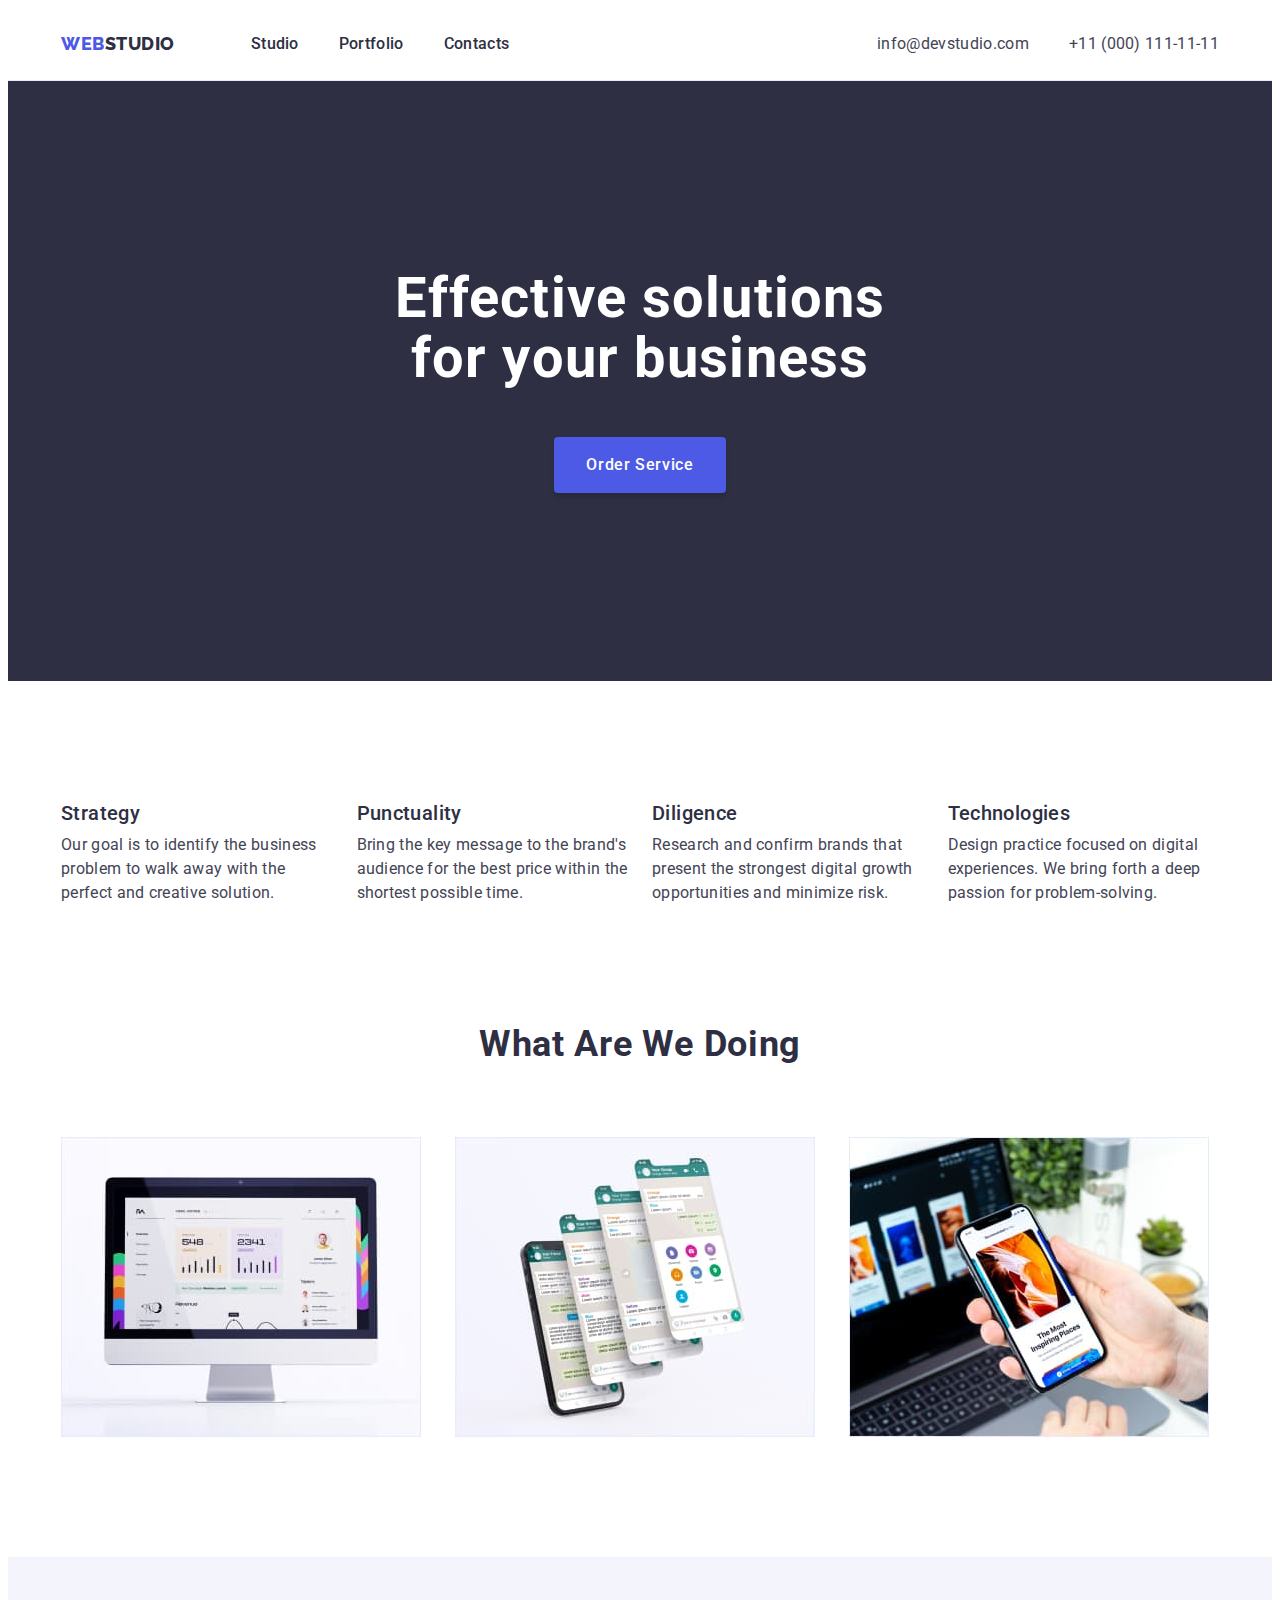
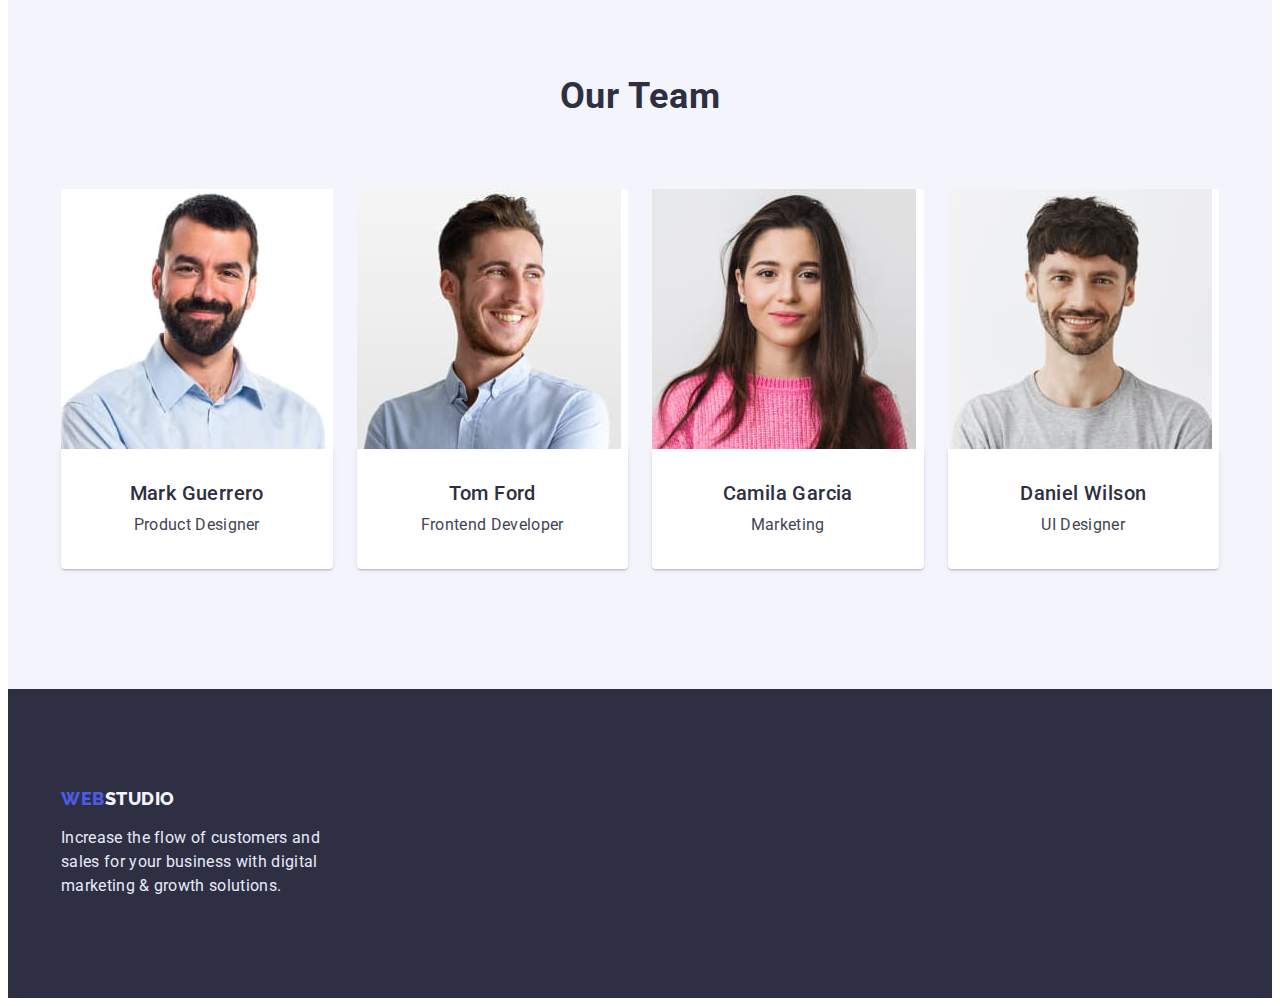
<file: index.html>
<!DOCTYPE html>
<html lang="en">
<head>
    <meta charset="UTF-8">
    <meta http-equiv="X-UA-Compatible" content="IE=edge">
    <meta name="viewport" content="width=device-width, initial-scale=1.0">
    <title>WebStudio</title>
    <link rel="preconnect" href="https://fonts.googleapis.com">
    <link rel="preconnect" href="https://fonts.gstatic.com" crossorigin>
    <link href="https://fonts.googleapis.com/css2?family=Raleway:wght@800&family=Roboto:wght@400;500;700;900&display=swap" rel="stylesheet">
    <link rel="stylesheet" href="https://cdnjs.cloudflare.com/ajax/libs/modern-normalize/1.1.0/modern-normalize.min.css" 
    integrity="sha512-wpPYUAdjBVSE4KJnH1VR1HeZfpl1ub8YT/NKx4PuQ5NmX2tKuGu6U/JRp5y+Y8XG2tV+wKQpNHVUX03MfMFn9Q==" 
    crossorigin="anonymous" 
    referrerpolicy="no-referrer" />
    <link rel="stylesheet" href="./css/styles.css">
</head>
<body>
    <header class="header">
        <div class=" container header-container">
    <nav class="header-navigation">
        <a href="./index.html" class="header-logo link">Web<span class="header-logo-part">Studio</span></a>
        <ul class="header-list list">
            <li class="header-item"><a href="./index.html" class="header-link link">Studio</a></li>
            <li class="header-item"><a href="./portfolio.html" class="header-link link">Portfolio</a></li>
            <li class="header-item"><a href="#" class="header-link link">Contacts</a></li>
        </ul>
    </nav>
    <address class="address">
        <ul class="header-list list">
            <li><a href="mailto:info@devstudio.com" class="header-mail link">info@devstudio.com</a></li>
            <li><a href="tel:+110001111111" class="header-tel link">+11 (000) 111-11-11</a></li>
        </ul>
    </address> 
    </div>
    </header>
    <main>
    <section class="hero section-1">
        <div class="container">
        <h1 class="hero-title">Effective solutions for your business</h1>
        <button type="button" class="hero-btn">Order Service</button>
        </div>
    </section>
    <section class="menu section">
        <div class="container">
        <h2 class="visually-hidden">Description</h2>
        <ul class="menu-list list">
            <li class="menu-item">
                <h3 class="menu-title">Strategy</h3>
                <p class="menu-text">Our goal is to identify the business problem to walk away with the perfect and creative solution. </p>
            </li>
            <li class="menu-item">
                <h3 class="menu-title">Punctuality</h3>
                <p class="menu-text">Bring the key message to the brand's audience for the best price within the shortest possible time.</p>
            </li>
            <li class="menu-item">
                <h3 class="menu-title">Diligence</h3>
                <p class="menu-text">Research and confirm brands that present the strongest digital growth opportunities and minimize risk.</p>
            </li>
            <li class="menu-item">
                <h3 class="menu-title">Technologies</h3>
                <p class="menu-text">Design practice focused on digital experiences. We bring forth a deep passion for problem-solving.</p>
            </li>
        </ul>
        </div>
    </section>
    <section class="mobile">
        <div class="container">
        <h2 class="mobile-title">What are we doing</h2>
        <ul class="mobile-list list">
            <li class="mobile-item"><img src="./images/img1.jpg" alt="monitor" width="360" height="300"></li>
            <li class="mobile-item"><img src="./images/img2.jpg" alt="phone" width="360" height="300"></li>
            <li class="mobile-item"><img src="./images/img3.jpg" alt="laptop" width="360" height="300"></li>
        </ul>
        </div>
    </section>
    <section class="team section">
        <div class="container">
        <h2 class="team-title">Our Team</h2>
        <ul class="team-list list">
            <li class="team-card">
                <img src="./images/imgMark.jpg" alt="Mark" width="264" height="260">
                <div class="team-border">
                <h3 class="team-name">Mark Guerrero</h3>
                <p class="team-text">Product Designer</p>
                </div>
            </li>
            <li class="team-card">
                <img src="./images/imgTom.jpg" alt="Tom" width="264" height="260">
                <div class="team-border">
                <h3 class="team-name">Tom Ford</h3>
                <p class="team-text">Frontend Developer</p>
                </div>
            </li>
            <li class="team-card">
                <img src="./images/imgCamila.jpg" alt="Camila" width="264" height="260">
                <div class="team-border">
                <h3 class="team-name">Camila Garcia</h3>
                <p class="team-text">Marketing</p>
                </div>
            </li>
            <li class="team-card">
                <img src="./images/imgDaniel.jpg" alt="Daniel" width="264" height="260">
                <div class="team-border">
                <h3 class="team-name">Daniel Wilson</h3>
                <p class="team-text">UI Designer</p>
                </div>
            </li>
        </ul>
        </div>
    </section>
    </main>
    <footer class="footer">
        <div class="container">
    <a href="./index.html" class="footer-logo link">Web<span class="footer-logo-part">Studio</span></a>
    <p class="footer-text">Increase the flow of customers and sales for your business with digital marketing & growth solutions.</p>
    </div>
    </footer>
</body>
</html>
</file>
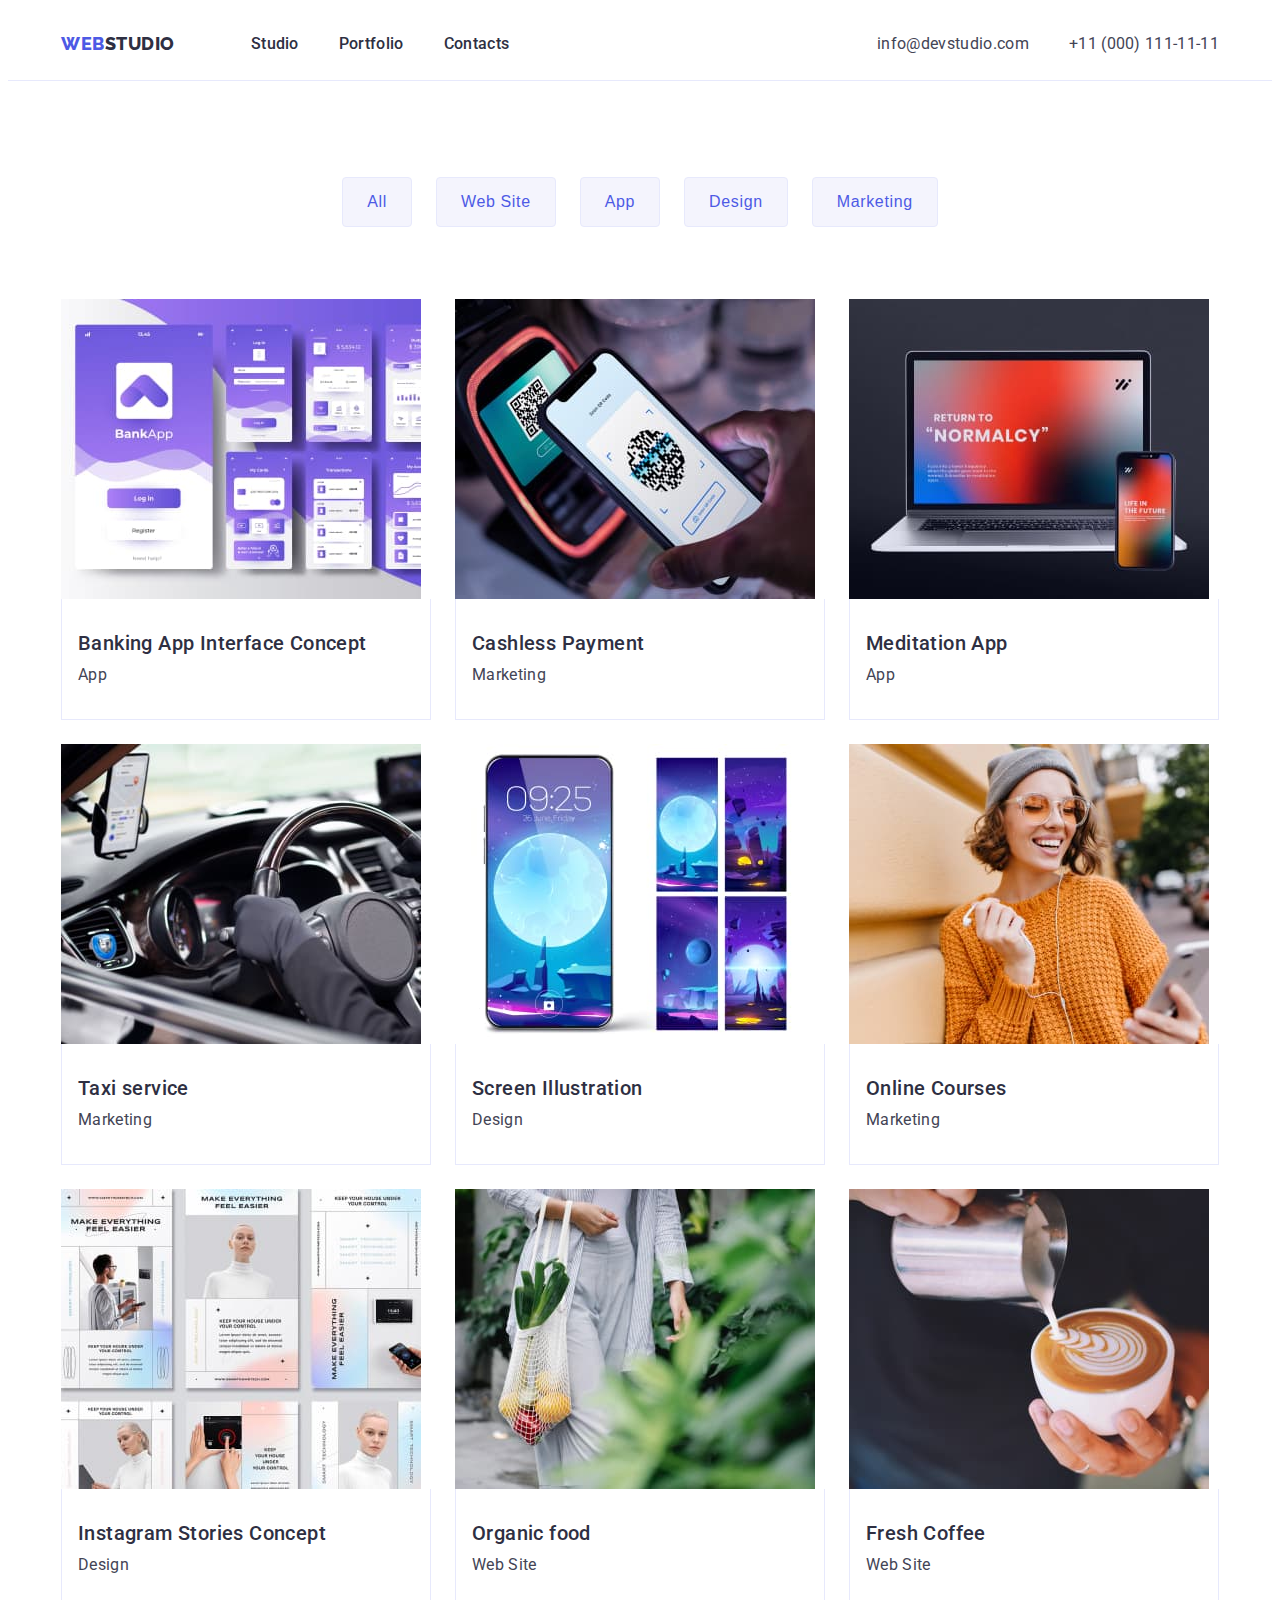
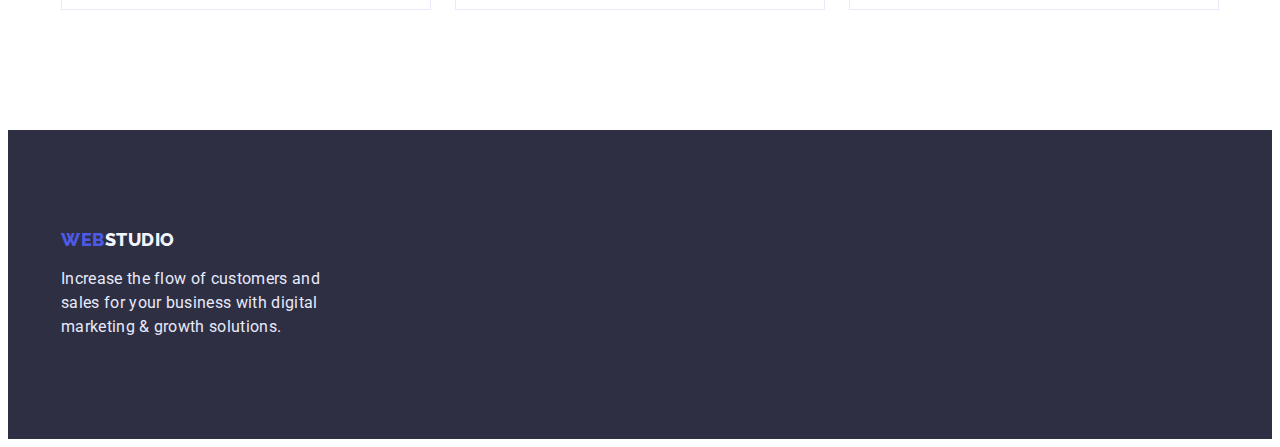
<file: portfolio.html>
<!DOCTYPE html>
<html lang="en">
<head>
    <meta charset="UTF-8">
    <meta http-equiv="X-UA-Compatible" content="IE=edge">
    <meta name="viewport" content="width=device-width, initial-scale=1.0">
    <title>WebStudio</title>
    <link rel="preconnect" href="https://fonts.googleapis.com">
    <link rel="preconnect" href="https://fonts.gstatic.com" crossorigin>
    <link href="https://fonts.googleapis.com/css2?family=Raleway:wght@800&family=Roboto:wght@400;500;700;900&display=swap" rel="stylesheet">
    <link rel="stylesheet" href="https://cdnjs.cloudflare.com/ajax/libs/modern-normalize/1.1.0/modern-normalize.min.css" 
    integrity="sha512-wpPYUAdjBVSE4KJnH1VR1HeZfpl1ub8YT/NKx4PuQ5NmX2tKuGu6U/JRp5y+Y8XG2tV+wKQpNHVUX03MfMFn9Q==" 
    crossorigin="anonymous" 
    referrerpolicy="no-referrer" />
    <link rel="stylesheet" href="./css/styles.css">
</head>
<body>
    <header class="header">
        <div class="container header-container">
    <nav class="header-navigation">
        <a href="./index.html" class="header-logo link">Web<span class="header-logo-part">Studio</span></a>
        <ul class="header-list list">
            <li class="header-item"><a href="./index.html" class="header-link link">Studio</a></li>
            <li class="header-item"><a href="./portfolio.html" class="header-link link">Portfolio</a></li>
            <li class="header-item"><a href="#" class="header-link link">Contacts</a></li>
        </ul>
    </nav>
    <address>
        <ul class="header-list list">
            <li><a href="mailto:info@devstudio.com" class="header-mail link">info@devstudio.com</a></li>
            <li><a href="tel:+110001111111" class="header-tel link">+11 (000) 111-11-11</a></li>
        </ul>
    </address>
    </div>    
    </header> 
    <main>
    <section class="button section-list">
        <div class="container">
        <h1 class="button-title">Buttons</h1>
        <ul class="button-list list">
            <li class="button-item"><button type="button" class="button-text">All</button></li>
            <li class="button-item"><button type="button" class="button-text">Web Site</button></li>
            <li class="button-item"><button type="button" class="button-text">App</button></li>
            <li class="button-item"><button type="button" class="button-text">Design</button></li>
            <li class="button-item"><button type="button" class="button-text">Marketing</button></li>
        </ul>
        <ul class="portfolio-list list section-portfolio">
            <li class="portfolio-card">
                <img src="./images/bankapp.jpeg" alt="banking-app" width="360">
                <div class="portfolio-border">
                <h3 class="portfolio-suptitle">Banking App Interface Concept</h3>
                <p class="portfolio-text">App</p>
                </div>
            </li>
            <li class="portfolio-card">
                <img src="./images/payment.jpeg" alt="cashless-payment" width="360">
                <div class="portfolio-border">
                <h3 class="portfolio-suptitle">Cashless Payment</h3>
                <p class="portfolio-text">Marketing</p>
                </div>
            </li>
            <li class="portfolio-card">
                <img src="./images/comp.jpeg" alt="meditation-app" width="360">
                <div class="portfolio-border">
                <h3 class="portfolio-suptitle">Meditation App</h3>
                <p class="portfolio-text">App</p>
                </div>
            </li>
            <li class="portfolio-card">
                <img src="./images/taxi-service.jpeg" alt="taxi-service" width="360">
                <div class="portfolio-border">
                <h3 class="portfolio-suptitle">Taxi service</h3>
                <p class="portfolio-text">Marketing</p>
                </div>
            </li>
            <li class="portfolio-card">
                <img src="./images/illustration.jpeg" alt="screen-illustration" width="360">
                <div class="portfolio-border">
                <h3 class="portfolio-suptitle">Screen Illustration</h3>
                <p class="portfolio-text">Design</p>
                </div>
            </li>
            <li class="portfolio-card">
                <img src="./images/online-courses.jpeg" alt="online-courses" width="360">
                <div class="portfolio-border">
                <h3 class="portfolio-suptitle">Online Courses</h3>
                <p class="portfolio-text">Marketing</p>
                </div>
            </li>
            <li class="portfolio-card">
                <img src="./images/instagram-stories.jpeg" alt="inatagram-stories" width="360">
                <div class="portfolio-border">
                <h3 class="portfolio-suptitle">Instagram Stories Concept</h3>
                <p class="portfolio-text">Design</p>
                </div>
            </li>
            <li class="portfolio-card">
                <img src="./images/organic-food.jpeg" alt="organic-food" width="360">
                <div class="portfolio-border">
                <h3 class="portfolio-suptitle">Organic food</h3>
                <p class="portfolio-text">Web Site</p>
                </div>
            </li>
            <li class="portfolio-card">
                <img src="./images/coffee.jpeg" alt="fresh-coffee" width="360">
                <div class="portfolio-border">
                <h3 class="portfolio-suptitle">Fresh Coffee</h3>
                <p class="portfolio-text">Web Site</p>
                </div>
            </li>
        </ul>
        </div>
    </section>
    </main>
    <footer class="footer">
    <div class="container">
    <a href="./index.html" class="footer-logo link">Web<span class="footer-logo-part">Studio</span></a>
    <p class="footer-text">Increase the flow of customers and sales for your business with digital marketing & growth solutions.</p>
    </div>
    </footer>
</body>
</html>
</file>
<file: css/styles.css>
body {
    font-family: 'Roboto', sans-serif;
    color: var(--main-text-color)
}

:root {
    --main-text-color: #434455;
    --nav-color: #4D5AE5;
    --second-text-color: #2E2F42;
    --main-title-color: #FFFFFF;
    --footer-text: #E7E9FC;
    --background-color: #F4F4FD;
    --background-btn-hover: #404BBF;
    
}

h1,h2,h3,h4,p,ul {
    margin: 0;
    padding: 0;
}

img {
    display: block;
    max-width: 100%;
    height: auto;
}

.list {
list-style: none;
}

.link {
text-decoration: none;
}

.container {
    width: 1158px;
    padding: 0 15px;
    margin: 0 auto;
    /* outline: 2px solid red; */
}

.section {
    padding-top: 120px;
    padding-bottom: 120px;
}
.section-1 {
    padding-top: 188px;
    padding-bottom: 188px;
}
.section-list {
    padding-top: 96px;
}
.section-portfolio {
    padding-bottom: 120px;
}

.header-container {
    display: flex;
    align-items: center;
    padding-top: 24px;
    padding-bottom: 24px;
}

.header {
    border-bottom: 1px solid var(--footer-text);
}

.header-navigation {
    display: flex;
}

.header-logo {
    font-family: 'Raleway', sans-serif;
    font-weight: 800;
    font-size: 18px;
    line-height: 1.33;
    letter-spacing: 0.03em;
    text-transform: uppercase;
    color: var(--nav-color);
    margin-right: 76px;
}

.header-logo-part {
    color: var(--second-text-color)
}

.header-list {
    display: flex;
    align-items: center;
}

.header-item:not(:last-child) {
    margin-right: 40px;
}

.header-link {
    font-weight: 500;
    font-size: 16px;
    line-height: 1.5;
    letter-spacing: 0.02em;
    color: var(--second-text-color);
}

.header-link:hover,.header-link:focus {
    color: var(--background-btn-hover)
}

address {
    margin-left: auto;
}

.header-mail {
    font-style: normal;
    font-size: 16px;
    line-height: 1.5;
    letter-spacing: 0.02em;
    color: var(--main-text-color);
    margin-right: 40px;     
}

.header-mail:hover,.header-mail:focus {
    color: var(--background-btn-hover)
}

.header-tel {
    font-style: normal;
    font-size: 16px;
    line-height: 1.5;
    letter-spacing: 0.02em;
    color: var(--main-text-color)    
}

.header-tel:hover,.header-tel:focus {
    color: var(--background-btn-hover)
}

.hero {
    text-align: center;
    background-color: var(--second-text-color);
    
}

.hero-title {
    margin: 0 auto;
    max-width: 494px;
    font-size: 56px;
    line-height: 1.07;
    letter-spacing: 0.02em;
    text-align: center;
    color: var(--main-title-color)
}

.hero-btn {
    font-family: inherit;
    font-weight: 500;
    font-size: 16px;
    line-height: 1.5;
    letter-spacing: 0.04em;
    color: var(--main-title-color);
    background: var(--nav-color);
    cursor: pointer;
    box-shadow: 0px 4px 4px rgba(0, 0, 0, 0.15);
    border-radius: 4px;
    padding: 16px 32px 16px 32px;
    margin-top: 48px;
    min-width: 169px;
    border: none;
}

.hero-btn:hover,.hero-btn:focus {
    background: var(--background-btn-hover);

}

.visually-hidden {
    position: absolute;
    white-space: nowrap;
    width: 1px;
    height: 1px;
    overflow: hidden;
    border: 0;
    padding: 0;
    clip: rect(0 0 0 0);
    clip-path: inset(50%);
    margin: -1px;    
}

.menu-list {
    display: flex;
}

.menu-item {
    flex-basis: calc((100% - 72px) / 4); 
}

.menu-item:not(:last-child) {
    margin-right: 24px;
}

.menu-title {
    font-weight: 500;
    font-size: 20px;
    line-height: 1.2;
    letter-spacing: 0.02em;
    color: var(--second-text-color);
    margin-bottom: 8px;
}

.menu-text {
    font-size: 16px;
    line-height: 1.5;
    letter-spacing: 0.02em;
    color: var(--main-text-color)
}

.mobile {
    padding-bottom: 120px;
}

.mobile-title {
    font-size: 36px;
    line-height: 1.11;
    letter-spacing: 0.02em;
    text-align: center;
    text-transform: capitalize;
    color: var(--second-text-color);
    margin-bottom: 72px;
}

.mobile-list {
    display: flex;
    flex-wrap: wrap;
    gap: 24px;
}

.mobile-item {
    flex-basis: calc((100% - 48px) / 3);
}

.team {
    background: var(--background-color)
}

.team-title {
    font-size: 36px;
    line-height: 1.11;
    letter-spacing: 0.02em;
    text-align: center;
    text-transform: capitalize;
    color: var(--second-text-color);
    margin-bottom: 72px;
}

.team-list {
    display: flex;
    flex-wrap: wrap;
    gap: 24px;
}

.team-card {
    background: var(--main-title-color);
    flex-basis: calc((100% - 72px) / 4);
}

.team-border {
    text-align: center;
    padding: 32px 0;
    box-shadow: 0px 1px 6px rgba(46, 47, 66, 0.08), 
    0px 1px 1px rgba(46, 47, 66, 0.16),
    0px 2px 1px rgba(46, 47, 66, 0.08);
    border-radius: 0px 0px 4px 4px;
}

.team-name {
    font-weight: 500;
    font-size: 20px;
    line-height: 1.2;
    letter-spacing: 0.02em;
    color: var(--second-text-color);
    margin-bottom: 8px;
}

.team-text {
    font-size: 16px;
    line-height: 1.5;
    letter-spacing: 0.02em;
    color: var(--main-text-color)
}

.footer {
    background: var(--second-text-color);
    padding-top: 100px;
    padding-bottom: 100px;
}

.footer-logo {
    font-family: 'Raleway', sans-serif;
    font-weight: 800;
    font-size: 18px;
    line-height: 1.16;
    letter-spacing: 0.03em;
    text-transform: uppercase;
    color: var(--nav-color);
}

.footer-logo-part {
    color: var(--background-color)
}

.footer-text {
    font-size: 16px;
    line-height: 1.5;
    letter-spacing: 0.02em;
    color: var(--footer-text);
    max-width: 264px;
    margin-top: 16px;
}

.button {
}

.button-title {
    position: absolute;
    white-space: nowrap;
    width: 1px;
    height: 1px;
    overflow: hidden;
    border: 0;
    padding: 0;
    clip: rect(0 0 0 0);
    clip-path: inset(50%);
    margin: -1px;
}

.button-list {
    margin-bottom: 72px;
    display: flex;
    justify-content: center;
    flex-wrap: wrap;
    gap: 24px;
}

.button-item {
}

.button-text {
    padding: 12px 24px;
    font-weight: 500;
    font-size: 16px;
    line-height: 1.5;
    letter-spacing: 0.04em;
    color: var(--nav-color);
    background: var(--background-color);
    border: 1px solid var(--footer-text);
    border-radius: 4px;
    cursor: pointer;
}

.button-text:hover,.button-text:focus {
    background: var(--background-btn-hover);
    color: var(--main-title-color)
}

.portfolio-list {
    display: flex;
    flex-wrap: wrap;
    gap: 24px;
}

.portfolio-card {
    flex-basis: calc((100% - 48px) / 3);

}

.portfolio-border {
    border: 1px solid #E7E9FC;
    border-top: none;
    padding-top: 32px;
    padding-bottom: 32px;
    padding-left: 16px;
}

.portfolio-suptitle {
    font-weight: 500;
    font-size: 20px;
    line-height: 1.2;
    letter-spacing: 0.02em;
    color: var(--second-text-color);
    margin-bottom: 8px;
}

.portfolio-text {
    font-size: 16px;
    line-height: 1.5;
    letter-spacing: 0.02em;
    color: var(--main-text-color)
}
</file>
